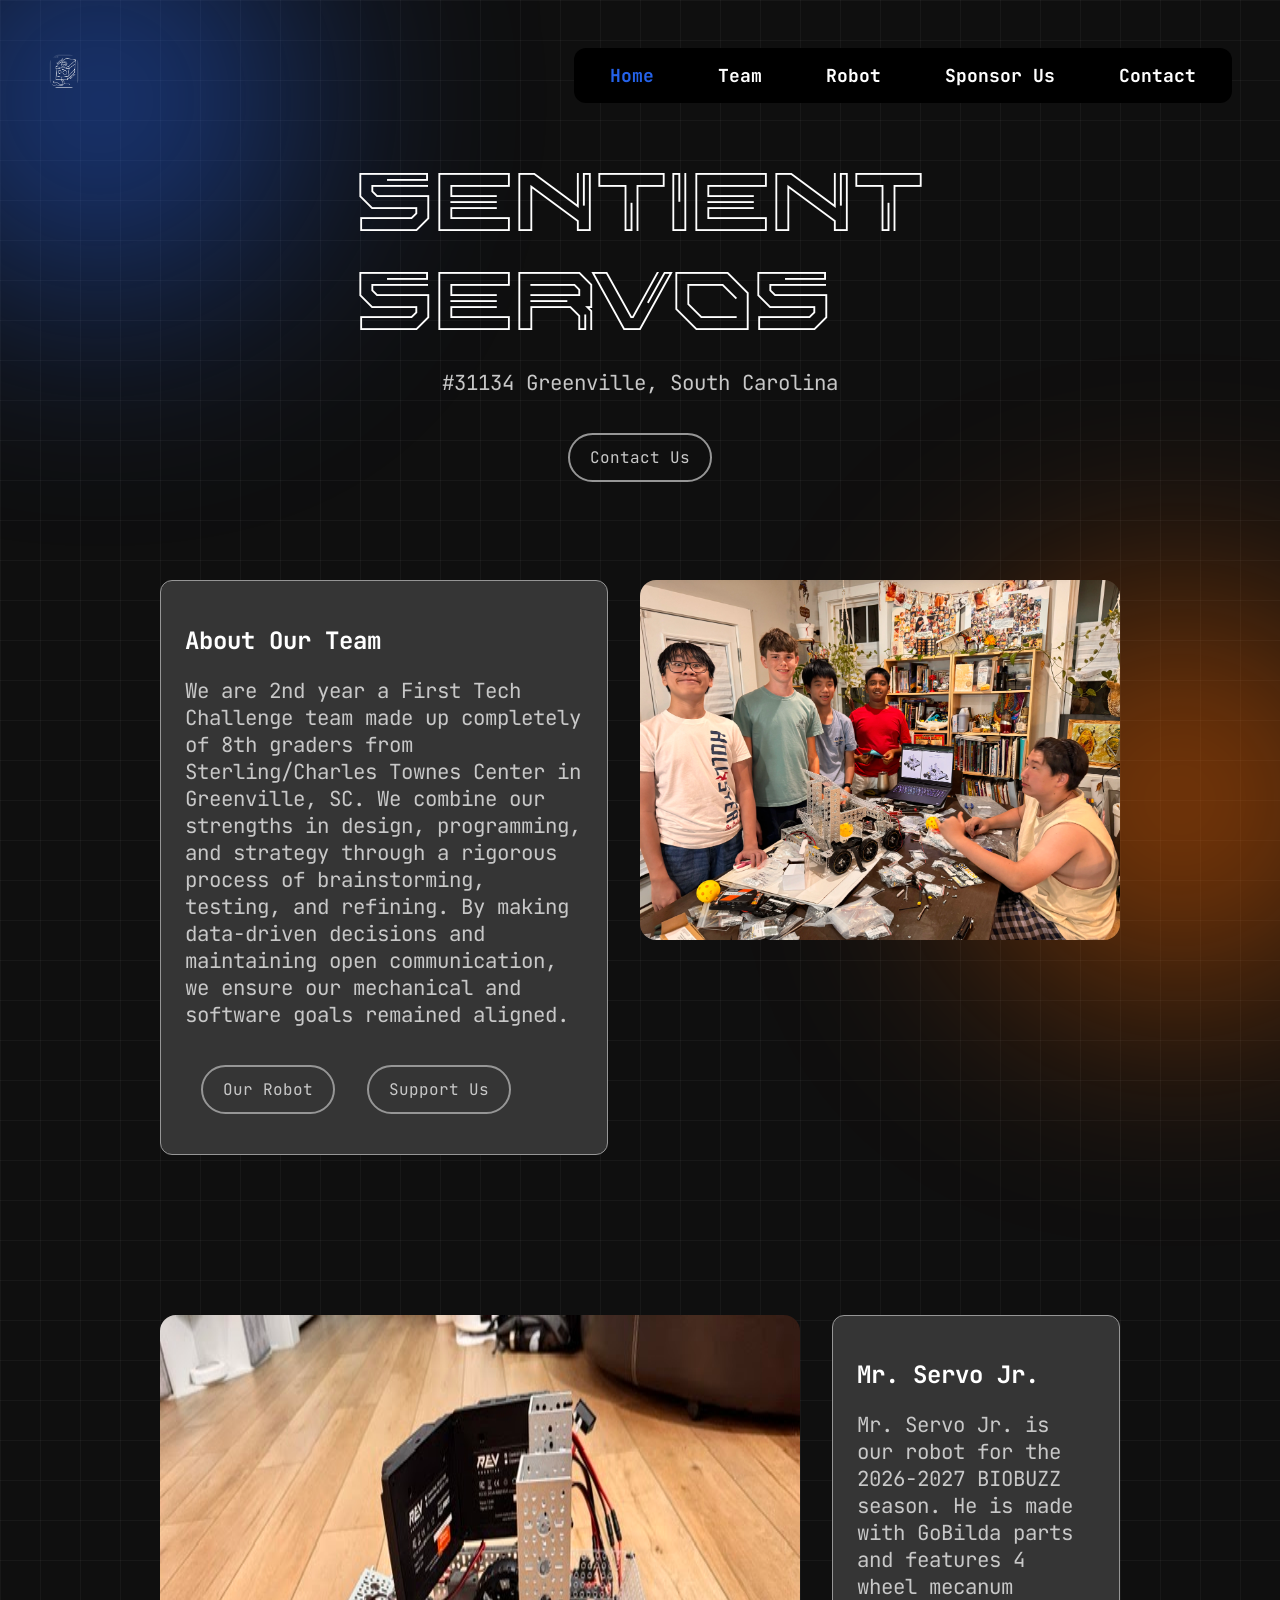
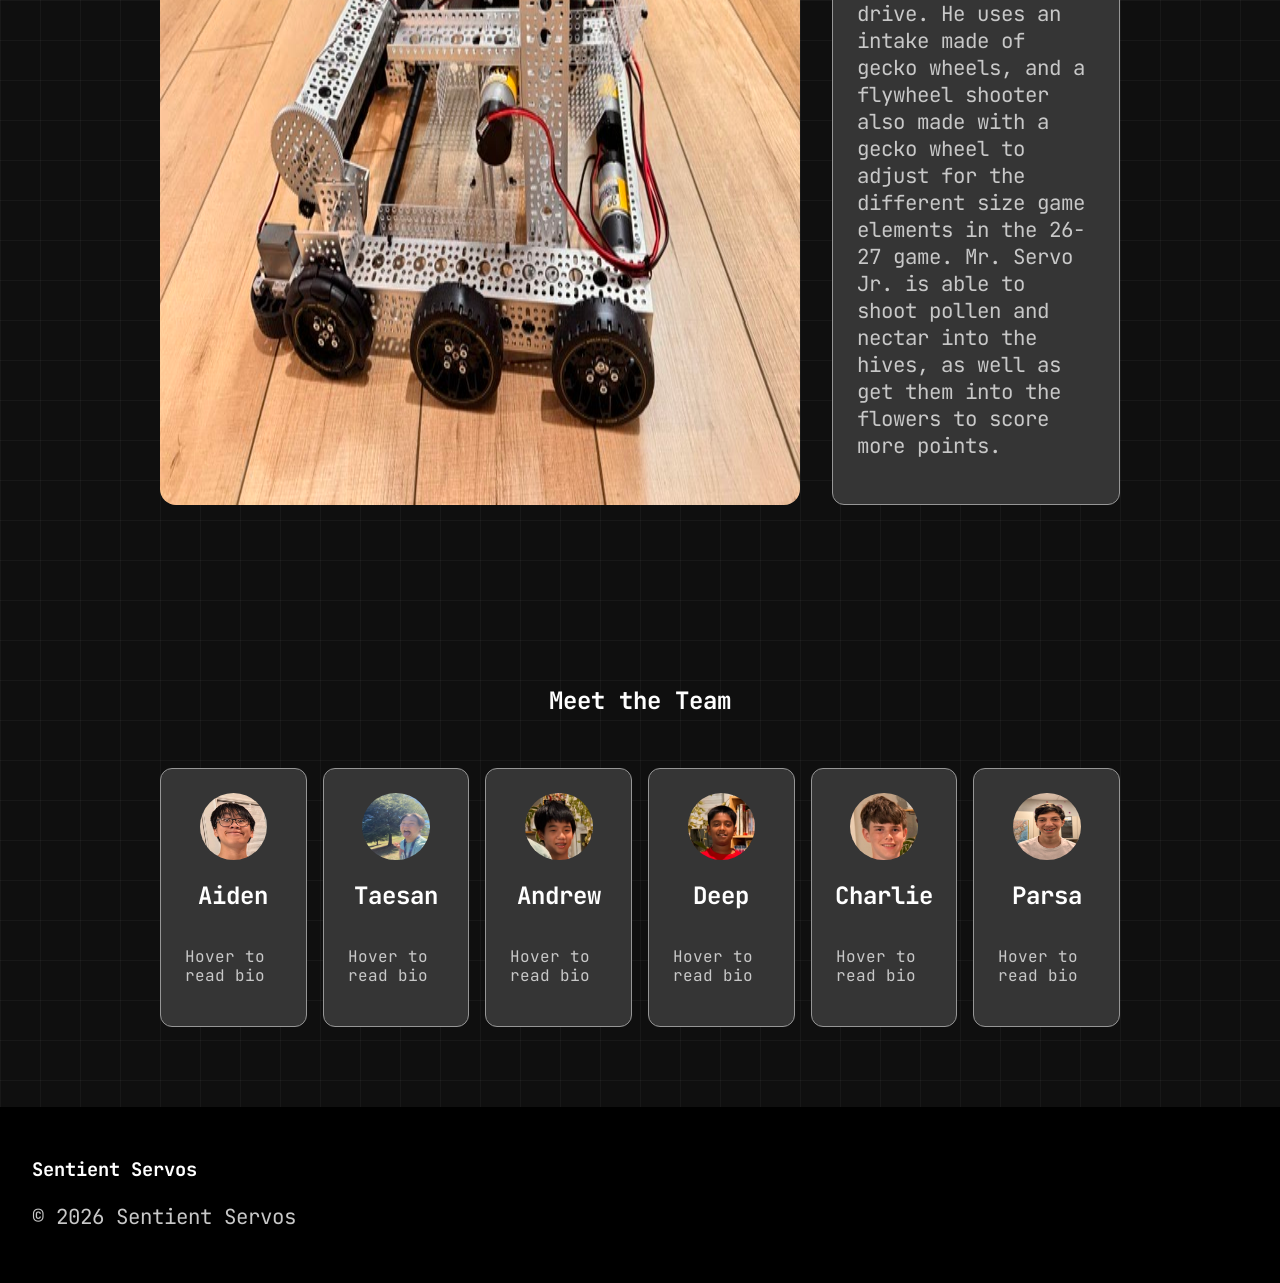
<file: index.html>
<!DOCTYPE html>
        <html lang="en">
        <head>
            <meta charset="UTF-8">
            <meta name="viewport" content="width=device-width, initial-scale=1.0">
            <link rel="preconnect" href="https://fonts.googleapis.com">
            <link rel="preconnect" href="https://fonts.gstatic.com" crossorigin>
            <link href="https://fonts.googleapis.com/css2?family=Orbitron:wght@400..900&display=swap" rel="stylesheet">
            <link href="https://fonts.googleapis.com/css2?family=JetBrains+Mono:wght@400..800&display=swap" rel="stylesheet">

            <title>Sentient Servos #31134</title>
<link rel="stylesheet" href="css/base.css">
<link rel="stylesheet" href="css/layout.css">
<link rel="stylesheet" href="css/components.css">
        </head>
        <body>
            <div class="orb orb-blue"></div>
        <div class="orb orb-purple"></div>

            <header class="header">

                <a href="index.html" class="logo"><img src="images/logo.png" alt="Sentient Servos"></a>
                <nav class="navbar">
                        <a href="index.html" class="active">Home</a>
                        <a href="index.html#team">Team</a>
                        <a href="#robot">Robot</a>
                        <a href="donate.html">Sponsor Us</a>
                        <a href="contact.html">Contact</a>
                </nav>
            </header>
<main>
                <div class="page-title">
                    <h1 style="font-family: 'Orbitron';">Sentient<br/>Servos</h1>
                    <p>#31134 Greenville, South Carolina</p>
                    <a href="contact.html" class="btn">Contact Us</a>
                </div>

                <section>

                    <div class="glass card">
                            <h1>About Our Team</h1>
                            <p>We are 2nd year a First Tech Challenge team made up completely of 8th graders from Sterling/Charles Townes Center in Greenville, SC.
                            We combine our strengths in design, programming, and strategy through a rigorous process of brainstorming, testing, and refining.
			    By making data-driven decisions and maintaining open communication, we ensure our mechanical and software goals remained aligned.
                            </p>
                            <div class="flex row">
                            <a href="#robot" class="btn">Our Robot</a>
                            <a href="donate.html" class="btn">Support Us</a>
                            </div>                                

                    </div>
                    <img src="ftcteam.webp" style="height: 40dvh;"/> 

                </section>

                <section id="robot">
                    <img src="images/robot.jpeg"/>
                    <div class="glass card">
                        <h2>Mr. Servo Jr.</h2>
                        <p>Mr. Servo Jr. is our robot for the 2026-2027 BIOBUZZ season. 
He is made with GoBilda parts and features 4 wheel mecanum drive. 
He uses an intake made of gecko wheels, and a flywheel shooter also made with a gecko wheel to adjust for the different size game elements in the 26-27 game.
 Mr. Servo Jr. is able to shoot pollen and nectar into the hives, as well as get them into the flowers to score more points.</p>
                    </div>

                </section>

                    <section id="team">
<h1 class="section-title">Meet the Team</h1>
                    <div class="member-list">
                    <div class="glass card member-card">
                        <img src="images/aiden.webp" alt="">
                        <h2>Aiden</h2>
                        <p class="member-bio"><span class="bio-placeholder">Hover to read bio</span><span class="bio-text">bio</span></p>
                    </div>
                    <div class="glass card member-card">
                        <img src="images/taesan.webp" alt="">
                        <h2>Taesan</h2>
                        <p class="member-bio"><span class="bio-placeholder">Hover to read bio</span><span class="bio-text">bio</span></p>
                    </div>
                    <div class="glass card member-card">
                        <img src="images/andrew.webp" alt="">
                        <h2>Andrew</h2>
                        <p class="member-bio"><span class="bio-placeholder">Hover to read bio</span><span class="bio-text">This is my first year with the Sentient Servos, and I am super exited for this year's season. I have always enjoyed programming, and outside of robotics I enjoy playing violin.</span></p>
                    </div>
                    <div class="glass card member-card">
                        <img src="images/deep.webp" alt="">
                        <h2>Deep</h2>
                        <p class="member-bio"><span class="bio-placeholder">Hover to read bio</span><span class="bio-text">bio</span></p>
                    </div>
                    <div class="glass card member-card">
                        <img src="images/charlie.webp" alt="">
                        <h2>Charlie</h2>
                        <p class="member-bio"><span class="bio-placeholder">Hover to read bio</span><span class="bio-text">bio</span></p>
                    </div>
                    <div class="glass card member-card">
                        <img src="images/parsa.webp" alt="">
                        <h2>Parsa</h2>
                        <p class="member-bio"><span class="bio-placeholder">Hover to read bio</span><span class="bio-text">bio</span></p>
                    </div>
                    </div>
                </section>
            </main>
            <footer style="background-color: black; padding: 2rem;">

                <h3>Sentient Servos</h3>
                <p>© 2026 Sentient Servos</p>

            </footer>
        </body>
        </html>
</file>
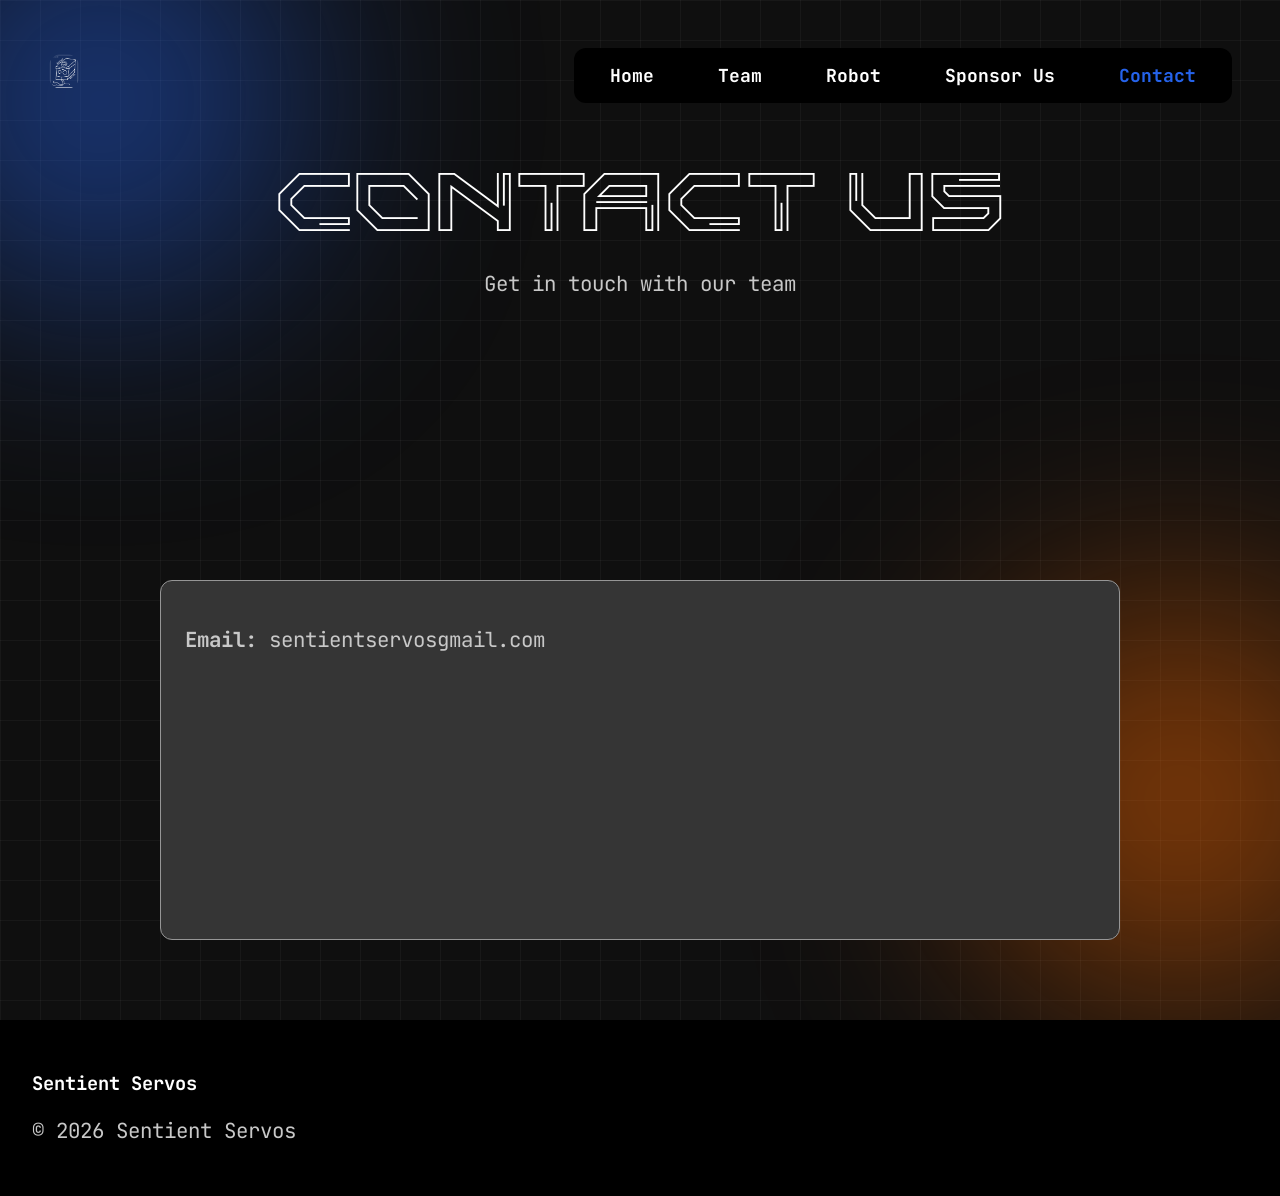
<file: contact.html>
<!DOCTYPE html>
<html lang="en">
<head>
    <meta charset="UTF-8">
    <meta name="viewport" content="width=device-width, initial-scale=1.0">

           <link rel="preconnect" href="https://fonts.googleapis.com">
            <link rel="preconnect" href="https://fonts.gstatic.com" crossorigin>
            <link href="https://fonts.googleapis.com/css2?family=Orbitron:wght@400..900&display=swap" rel="stylesheet">
            <link href="https://fonts.googleapis.com/css2?family=JetBrains+Mono:wght@400..800&display=swap" rel="stylesheet">



    <title>Document</title>
    <link rel="stylesheet" href="css/base.css">
    <link rel="stylesheet" href="css/layout.css">
    <link rel="stylesheet" href="css/components.css">
</head>
<body>
            <div class="orb orb-blue"></div>
        <div class="orb orb-purple"></div>

            <header class="header">

                <a href="index.html" class="logo"><img src="images/logo.png" alt="Sentient Servos"></a>
                <nav class="navbar">
                        <a href="index.html">Home</a>
                        <a href="index.html#team">Team</a>
                        <a href="index.html#robot">Robot</a>
                        <a href="donate.html">Sponsor Us</a>
                        <a href="contact.html" class="active">Contact</a>
                </nav>
            </header>
<main>
    <div class='page-title'>
        <h1>Contact Us</h1>
        <p>Get in touch with our team</p>
    </div>
<section>
<div class="card">
<p><b>Email: </b>sentientservosgmail.com
</p>

</div>
</section>
</main>
<footer style="background-color: black; padding: 2rem;">
    <h3>Sentient Servos</h3>
    <p>© 2026 Sentient Servos</p>
</footer>

</body>
</html>
</file>
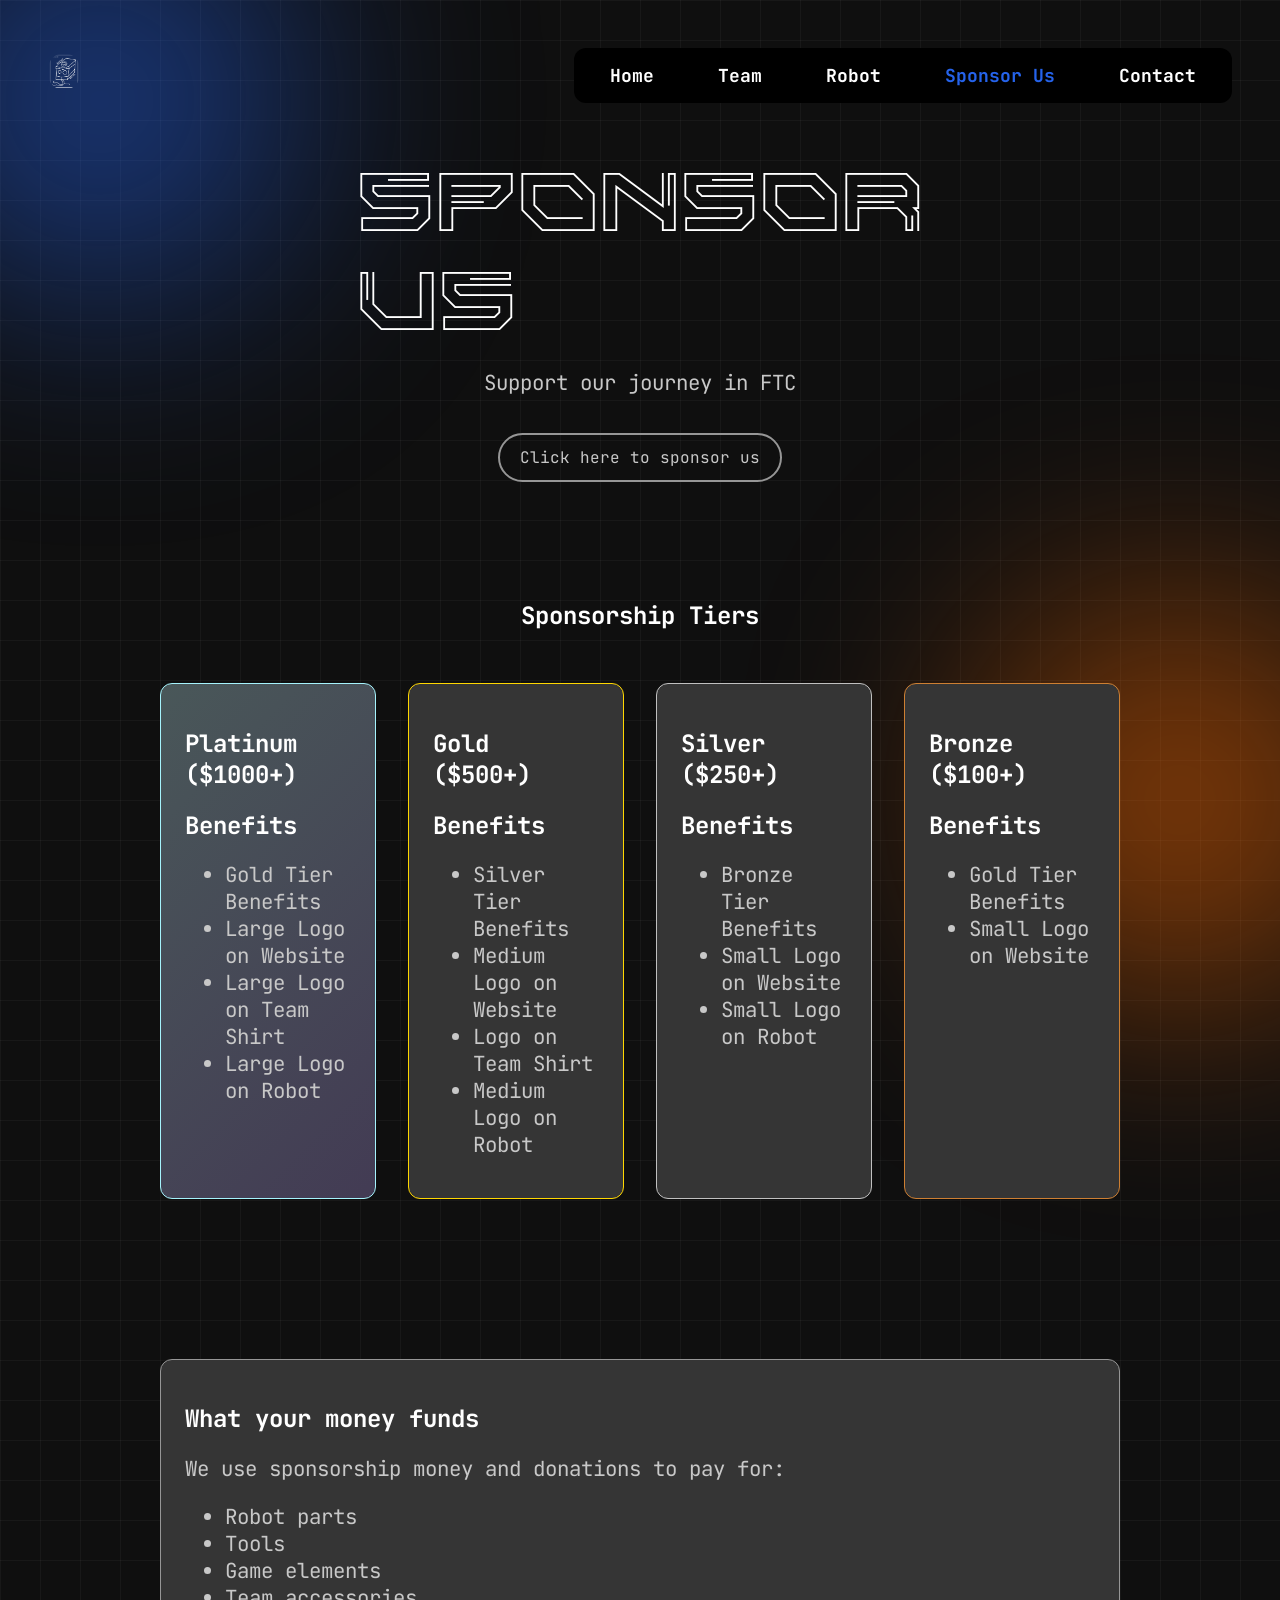
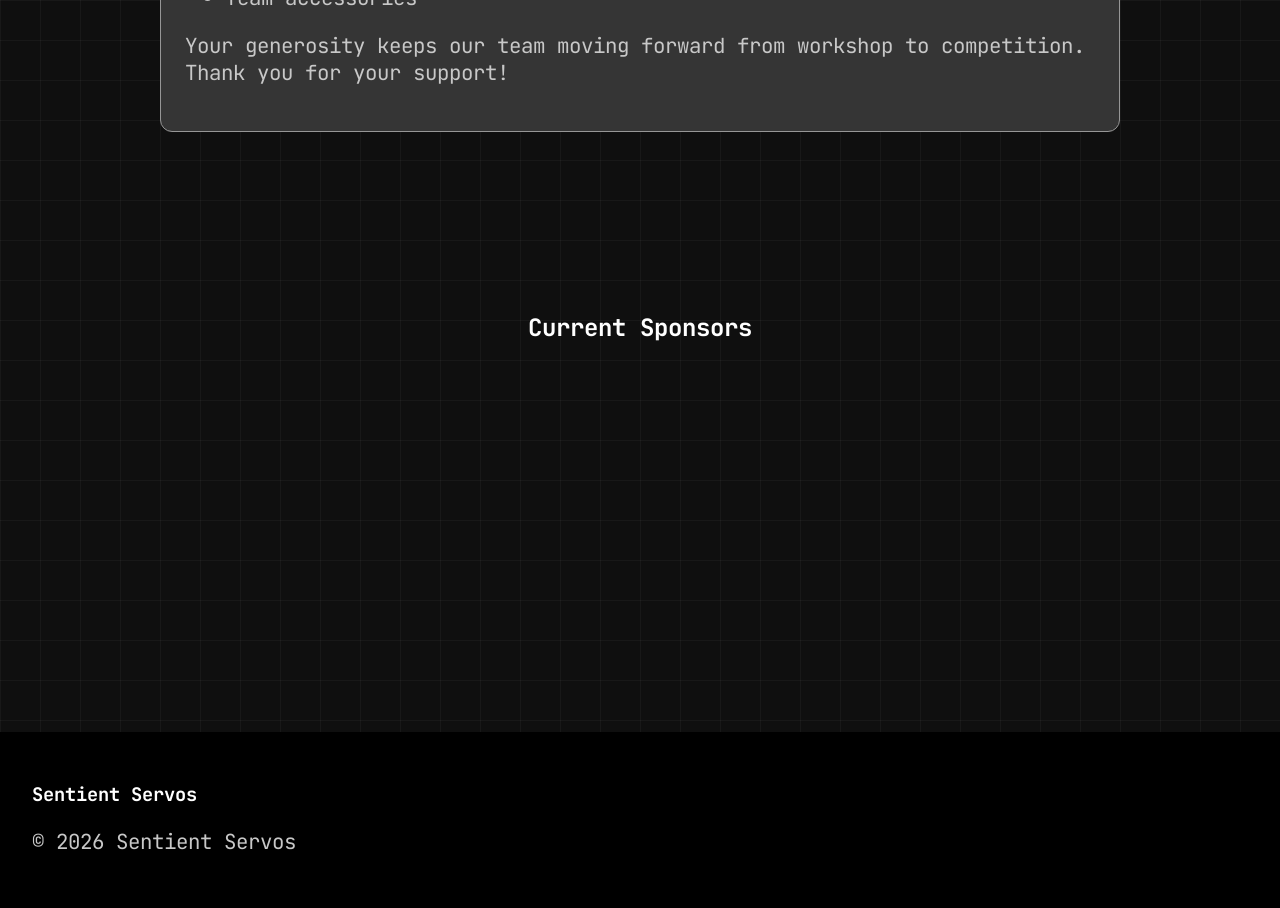
<file: donate.html>
<!DOCTYPE html>
<html lang="en">
<head>
    <meta charset="UTF-8">
    <meta name="viewport" content="width=device-width, initial-scale=1.0">

           <link rel="preconnect" href="https://fonts.googleapis.com">
            <link rel="preconnect" href="https://fonts.gstatic.com" crossorigin>
            <link href="https://fonts.googleapis.com/css2?family=Orbitron:wght@400..900&display=swap" rel="stylesheet">
            <link href="https://fonts.googleapis.com/css2?family=JetBrains+Mono:wght@400..800&display=swap" rel="stylesheet">



    <title>Donate to Sentient Servos</title>
    <link rel="stylesheet" href="css/base.css">
    <link rel="stylesheet" href="css/layout.css">
    <link rel="stylesheet" href="css/components.css">
</head>
<body>
            <div class="orb orb-blue"></div>
        <div class="orb orb-purple"></div>

            <header class="header">

                <a href="index.html" class="logo"><img src="images/logo.png" alt="Sentient Servos"></a>
                <nav class="navbar">
                        <a href="index.html">Home</a>
                        <a href="index.html#team">Team</a>
                        <a href="index.html#robot">Robot</a>
                        <a href="donate.html" class="active">Sponsor Us</a>
                        <a href="contact.html">Contact</a>
                </nav>
            </header>
    <main>
    <div class="page-title"><h1>SPONSOR<br/>US</h1>
<p>Support our journey in FTC</p>
        <a href="https://hcb.hackclub.com/donations/start/sentient-servos-ftc" class="btn">Click here to sponsor us</a></div>
    <section>
        <h1 class="section-title">Sponsorship Tiers</h1>
        <div id="platinum" class="Tier card"> 
            <h1>Platinum ($1000+)</h1>
            <h2>Benefits</h2>
            <ul>
                <li>Gold Tier Benefits</li>
                <li>Large Logo on Website</li>
                <li>Large Logo on Team Shirt</li>
                <li>Large Logo on Robot</li>
            </ul>
        </div>
         <div id="gold" class="Tier card">
            <h1>Gold ($500+)</h1>
            <h2>Benefits</h2>
            <ul>
                <li>Silver Tier Benefits</li>
                <li>Medium Logo on Website</li>
                <li>Logo on Team Shirt</li>
                <li>Medium Logo on Robot</li>
            </ul>
        </div>
        <div id="silver" class="Tier card">
            <h1>Silver ($250+)</h1>
            <h2>Benefits</h2>
            <ul>
                <li>Bronze Tier Benefits</li>
                <li>Small Logo on Website</li>
                <li>Small Logo on Robot</li>

            </ul>
        </div>
        <div id="bronze" class="Tier card">
            <h1>Bronze ($100+)</h1>
            <h2>Benefits</h2>
            <ul>
                <li>Gold Tier Benefits</li>
                <li>Small Logo on Website</li>
            </ul>
        </div>
    </section>
    <section>
<div class="card">
        <h1>What your money funds</h1>
        <p>We use sponsorship money and donations to pay for: </p>
        <ul>
            <li>Robot parts</li>
            <li>Tools</li>
            <li>Game elements</li>
            <li>Team accessories</li>
        </ul>
        <p>Your generosity keeps our team moving forward from workshop to competition. Thank you for your support!</p>
</div>
</section>
<section>
            <h1 class="section-title">Current Sponsors</h1>

</section>
</main>
<footer style="background-color: black; padding: 2rem;">
    <h3>Sentient Servos</h3>
    <p>© 2026 Sentient Servos</p>
</footer>
</body>
</html>
</file>
<file: css/base.css>
* {
        font-family: "JetBrains Mono", monospace;
}

@font-face {
  font-family: "used-servers";
  src: url("../used_servers/Used%20Servers.ttf");

}


:root {
    --primary_color: rgba(147, 51, 234, 1.0);
  --accent: rgb(37, 99, 235);   /* Cobalt Blue */
  --accent2: rgb(255, 107, 0);          /* Safety Orange */

    --heading_font: "used-servers", sans-serif;
    --heading_color: white;
    --text_color: rgb(200, 200, 200);
    --default_rounding: 16px;
    --second_gray: rgb(53, 53, 53);
    --border_color: rgb(150, 150, 150);
    --bg_color: rgb(15,15,15);
    --darkest: rgb(15,15,15);
}

img {
    border-radius: var(--default_rounding);

}

main {
  flex: 1;
}

body {
        background-color: var(--bg_color);
  min-height: 100vh;
  display: flex;
  flex-direction: column;
    background-image:
        linear-gradient(
            rgba(255, 255, 255, 0.04) 1px,
            transparent 1px
        ),
        linear-gradient(
            90deg,
            rgba(255, 255, 255, 0.04) 1px,
            transparent 1px
        );
          min-height: 100vh;
  margin: 0;

    background-size: 40px 40px;
}
.header {
    display: flex;
    justify-content: space-between;
    align-items: center;

    position: fixed;   /* Lock it in place relative to the screen */
  top: 2rem;
  left: 2rem;
  right: 2rem;
    padding: 1rem;
    border-radius: var(--default_rounding);
}

.page-title {
  display: flex;
  flex-direction: column;
  align-items: center;
  justify-content: flex-start;
  min-height: 500px;
  h1, h2 {
  color: var(--heading_color);
padding-top: 10dvh;
  top: 75;
  font-family: var(--heading_font) !important;
      font-weight:500;
text-transform: uppercase; /* Looks best in all-caps */}
  h1 {
    font-size: 10dvh;
    margin-bottom: 0;
  }
  h2 {
    font-size: 7dvh;
  }

}

.section-title {
  flex-basis: 100%;
  text-align: center;
}

p, li {
    font-size: 1.3rem;

}
p, button, li {
    color: var(--text_color);
}

h1, h2, h3 {
    color: var(--heading_color);
}

@media (max-width: 700px) {
  .header {
    position: static;
    flex-direction: column;
    gap: 0.5rem;
    padding: 0.5rem;
  }

  .navbar {
    flex-wrap: wrap;
    justify-content: center;
    gap: 0.5rem;
    padding: 0.5rem;
  }

  .navbar a {
    margin: 0 0.4rem;
    font-size: 1rem;
  }

  .page-title {
    height: 60vh;
  }

  .page-title h1 {
    font-size: clamp(2.5rem, 12vw, 5rem);
    text-align: center;
  }

  section {
    height: auto;
    padding: 2rem 1rem;
    flex-direction: column;
  }

  img {
    max-width: 100%;
    height: auto;
  }
}
</file>
<file: css/layout.css>
/* Base flex utility */
.flex {
  display: flex;
  flex-wrap: wrap;
}

/* Direction modifiers */
.row {
  flex-direction: row; /* Optional, as 'row' is the default */
}

.col {
  flex-direction: column;
  align-items: center;
}

section {
    padding: 5rem 10rem;
    justify-content: space-evenly;
    display: flex;
    min-height: 40dvh;
    flex-wrap: wrap;
    align-items: stretch;
    gap: 2rem;
}


.team-section {
  display: flex;
  align-items: stretch; /* Forces both children to match the tallest height */
  gap: 1.5rem;          /* Optional spacing between the card and image */
}

.team-section img {
  height: auto;         /* Overrides any fixed height */
  object-fit: cover;    /* Prevents the image from looking squished or stretched */
  min-height: 0;        /* Ensures proper flex shrinking/growing in all browsers */
}
</file>
<file: css/components.css>
.member-card {
    display: flex;
      flex-direction: column;
  align-items: center;
    img {
        width: 70%;
        aspect-ratio: 1/1;
        border-radius: 50%;
    }
    &:hover {
        border-color: var(--accent);
    box-shadow: 0 0px 30px 0 var(--accent);}
}
.member-card p {
  flex: 1;
  overflow: visible;
  font-size: 1rem;
  line-height: 1.2;
}


.card {
    border-style: solid;
    padding: 1.5rem;
    background-color: var(--second_gray);
    border-radius: 12px;
    overflow-wrap: break-word;
    flex: 1;
    border-width: 1px;
    border-color: var(--border_color);
    transition: box-shadow 180ms ease, border-color 180ms ease, transform 1500ms ease, background-color 180ms ease;

}

.member-card {
    flex: 1 1 0;
    min-width: 0;
    transition: flex-grow 180ms ease, box-shadow 180ms ease, border-color 180ms ease;
}

.member-card:hover {
    flex-grow: 3;
}

#team {
    height: auto;
}

.member-list {
    display: flex;
    align-items: stretch;
    gap: 1rem;
    width: 100%;
}

@media (max-width: 700px) {
    .member-list {
        flex-wrap: wrap;
    }

    .member-card {
        flex: 1 1 40%;
    }

    .member-card:hover {
        flex-grow: 1;
    }
}

.member-bio .bio-text {
    display: none;
}

.member-card:hover .bio-placeholder {
    display: none;
}

.member-card:hover .bio-text {
    display: inline;
}

.btn {                                          
    z-index: 1;
    position: relative;
    padding: 0.75rem 1.25rem;
    display: inline-block;
    text-decoration: none;
    border: 2px solid var(--border_color);
    color: var(--text_color);
    border-radius: 999999px;
    overflow: hidden;
    margin: 1rem;

     &::after {
        position: absolute;
        content:'';
        top: 0;
        left: 0;
        width: 0;
        height: 100%;
        background: var(--accent);
        transition: all .35s;
        z-index: -1;
            overflow: hidden;
     }

&:hover:after{
  width: 100%;
}
&:hover {
            box-shadow: 0 0px 30px 0 var(--accent);
}
}


.logo {
    color: var(--heading_color);
    text-decoration: none;
    font-weight: bold;
    font-size: 40px;
    img {
        width: clamp(24px, 2.5vw, 34px);
        height: auto;
        /* border-radius: 50%; */
    }
}

.navbar {
    display: flex;
    gap: 1.5rem;
    padding: 1rem;
    border-radius: 12px;
    background-color: black;
}

.active {
    color: var(--accent) !important;
}


.navbar a {
    color: white;
    position: relative;
    text-decoration: none;
    font-weight: 700;
    font-size: 18px;
    margin: 0px 20px 0px 20px;
    &:hover {
        color: var(--accent2)
    }
}

.navbar a::before {
    content: '';
    left: 0;
    top: 100%;
    position: absolute;
    height: 3px;
    width: 0;
    background-color: var(--accent2);
    transition: .3s;
}

.navbar a:hover::before {
    width: 100%
} 


.orb {
    position: fixed;
    width: 400px;
    height: 400px;
    border-radius: 50%;
    filter: blur(120px);
    opacity: 0.5;
    z-index: -1;
}

.orb-blue {
    background: var(--accent);
    top: -100px;
    left: -100px;
}

.orb-purple {
    background: var(--accent2);
    bottom: -100px;
    right: -100px;
}

#platinum {
    border-color: #a5f3fc;
    background: linear-gradient(135deg, rgba(165, 243, 252, 0.18), rgba(139, 92, 246, 0.16)), var(--second_gray);

    &:hover {
            transform: translateY(-6px) rotate(-2deg);
    box-shadow: 0 0 18px rgba(165, 243, 252, 0.75), 0 0 42px rgba(139, 92, 246, 0.5);
    }
}

#gold {
    border-color: #ffd700;


            &:hover {
                        transform: translateY(-6px) rotate(2deg);
            box-shadow: 0 0 30px #ffd700;
    }
}

#silver {
    border-color: #c0c0c0;


            &:hover {
                        transform: translateY(-6px) rotate(-1.5deg);
            box-shadow: 0 0 30px #c0c0c0;
    }
}

#bronze {
    border-color: #cd7f32;


            &:hover {
                        transform: translateY(-6px) rotate(1.5deg);
            box-shadow: 0 0 30px #cd7f32;
    }
}
</file>
